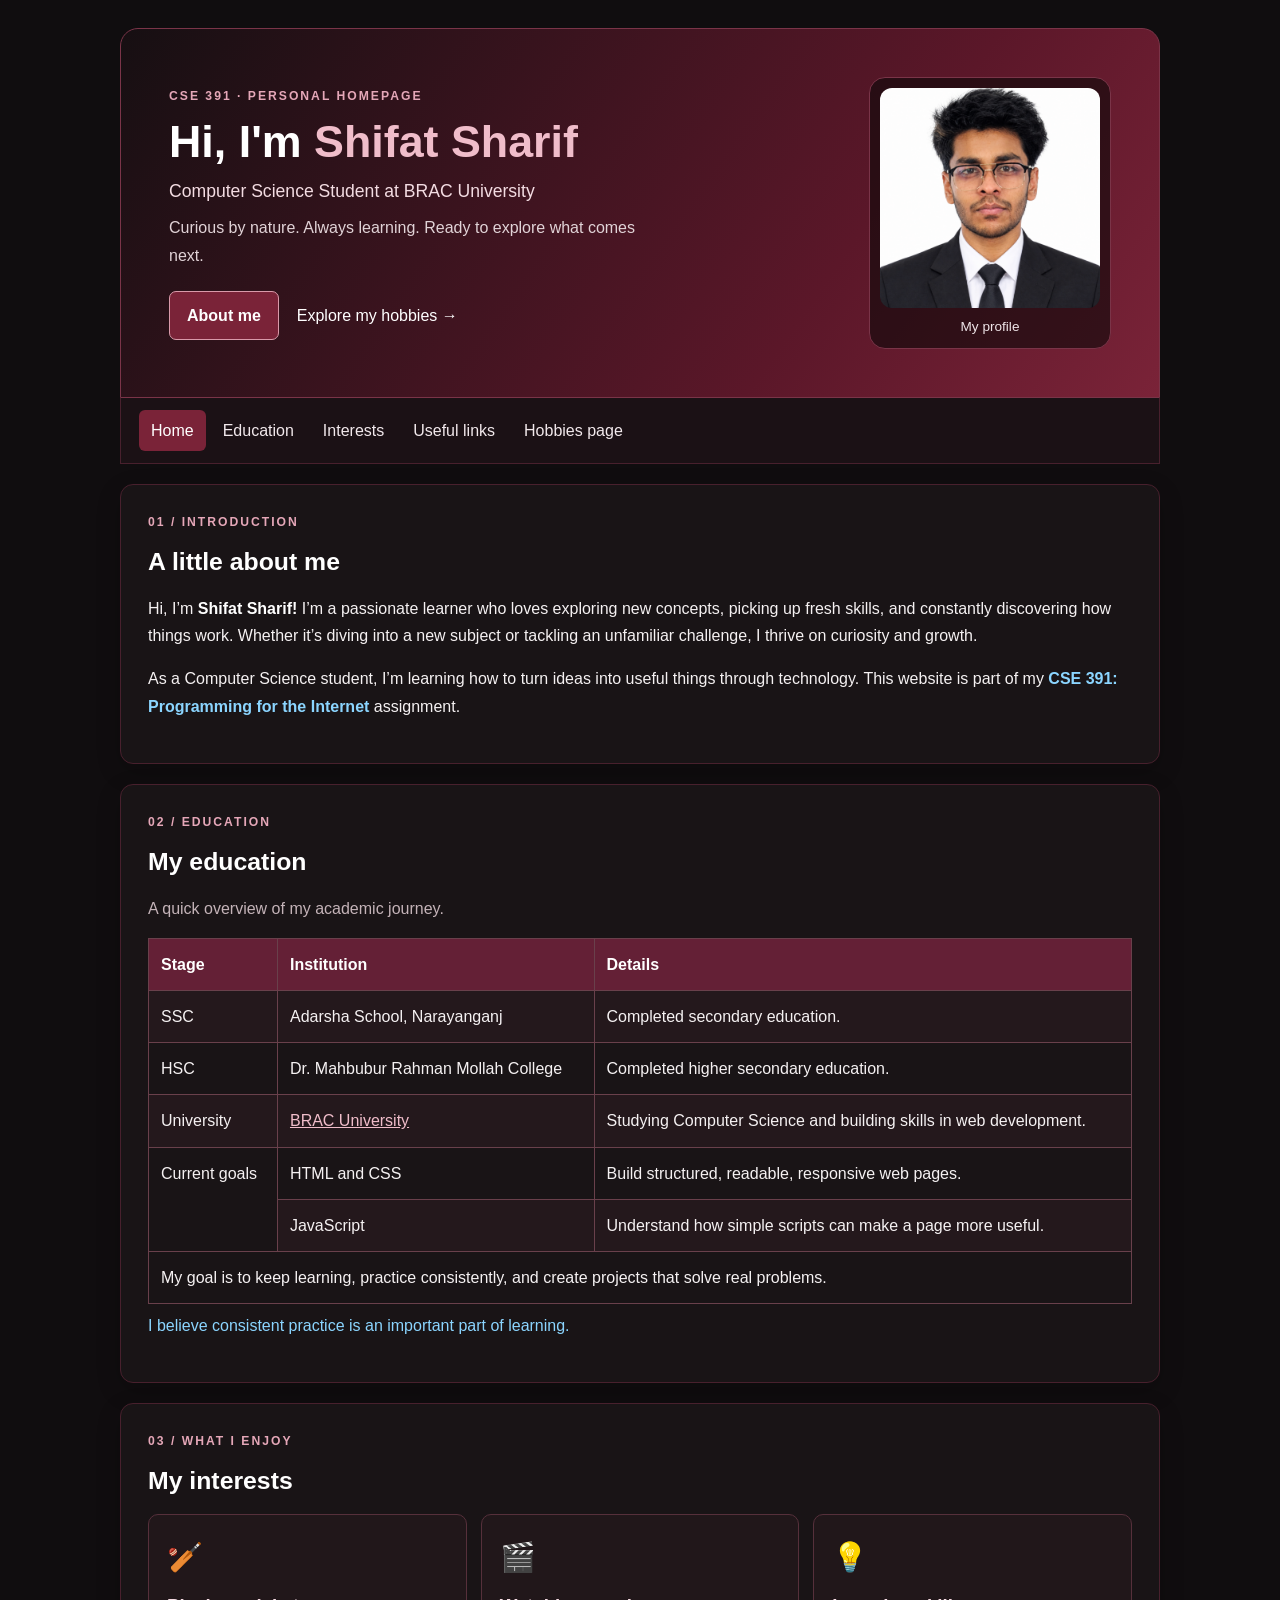
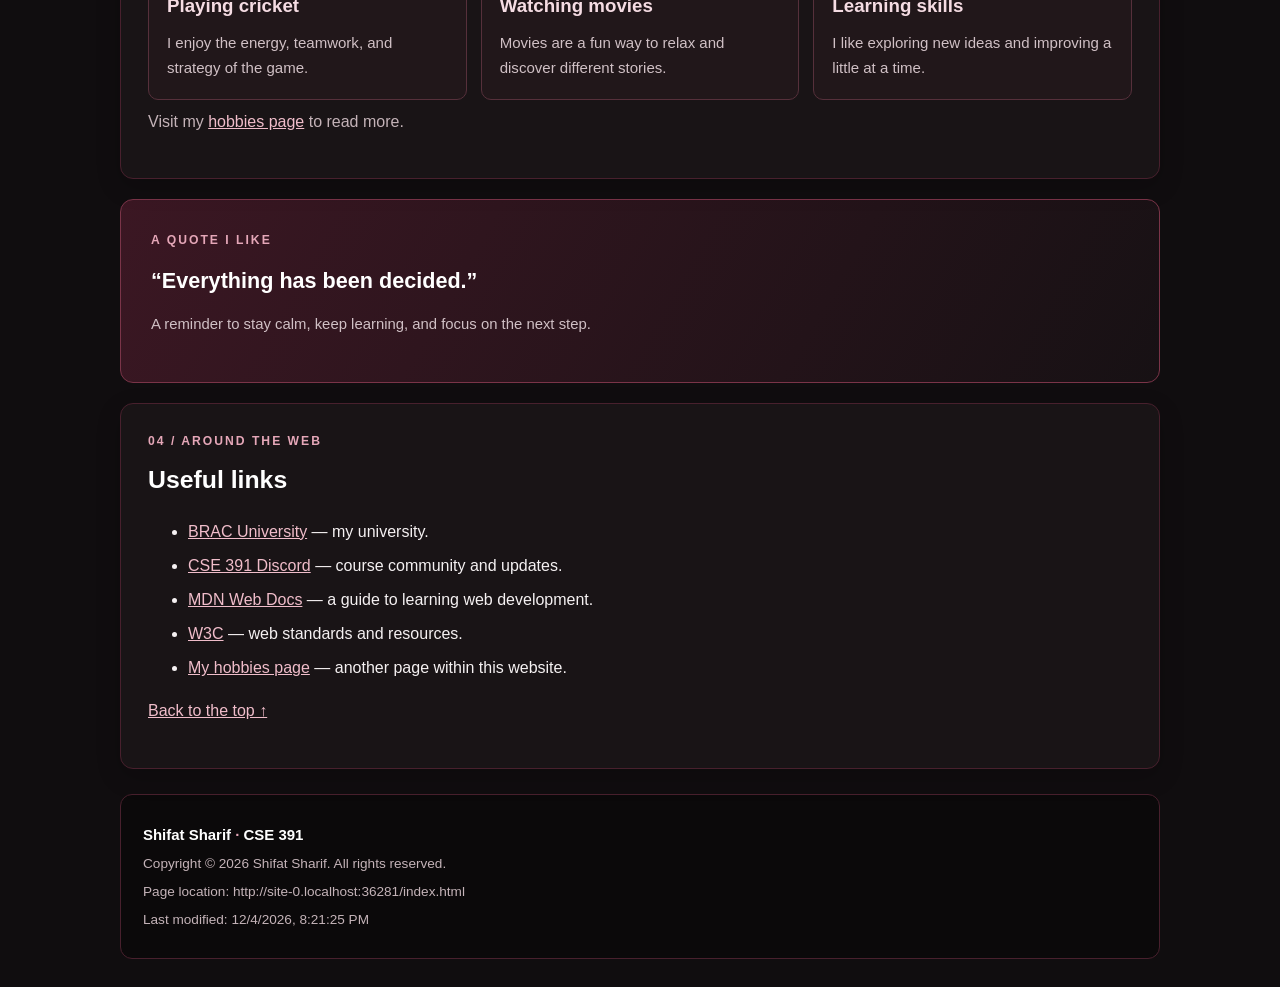
<file: index.html>
<?xml version="1.0" encoding="UTF-8"?>
<!DOCTYPE html PUBLIC "-//W3C//DTD XHTML 1.0 Strict//EN" "http://www.w3.org/TR/xhtml1/DTD/xhtml1-strict.dtd">
<html xmlns="http://www.w3.org/1999/xhtml" lang="en" xml:lang="en">
<head>
<meta http-equiv="Content-Type" content="text/html; charset=UTF-8" />
<meta name="viewport" content="width=device-width, initial-scale=1.0" />
<title>Shifat Sharif | Personal Homepage</title>
<link rel="stylesheet" type="text/css" href="style.css" />
<style type="text/css">.intro-highlight { color: #8bd5ff; font-weight: bold; }</style>
<script type="text/javascript" src="script.js"></script>
</head>
<body>
<div id="top" class="page">
<div class="hero">
<div class="hero-copy">
<p class="eyebrow">CSE 391 · PERSONAL HOMEPAGE</p>
<h1>Hi, I'm <span class="name-accent">Shifat Sharif</span></h1>
<p class="hero-subtitle">Computer Science Student at BRAC University</p>
<p class="hero-intro">Curious by nature. Always learning. Ready to explore what comes next.</p>
<div class="hero-links"><a class="button-link" href="#about">About me</a><a class="text-link" href="hobbies.html">Explore my hobbies &#8594;</a></div>
</div>
<div class="profile-frame"><img src="images/shifat-profile.png" alt="Portrait of Shifat Sharif" width="220" height="220" /><p>My profile</p></div>
</div>
<div class="navigation"><a href="index.html" class="active">Home</a><a href="#education">Education</a><a href="#interests">Interests</a><a href="#links">Useful links</a><a href="hobbies.html">Hobbies page</a></div>
<div id="about" class="panel">
<p class="section-label">01 / INTRODUCTION</p><h2>A little about me</h2>
<p>Hi, I’m <strong>Shifat Sharif!</strong> I’m a passionate learner who loves exploring new concepts, picking up fresh skills, and constantly discovering how things work. Whether it’s diving into a new subject or tackling an unfamiliar challenge, I thrive on curiosity and growth.</p>
<p>As a Computer Science student, I’m learning how to turn ideas into useful things through technology. This website is part of my <span class="intro-highlight">CSE 391: Programming for the Internet</span> assignment.</p>
</div>
<div id="education" class="panel">
<p class="section-label">02 / EDUCATION</p><h2>My education</h2><p class="muted">A quick overview of my academic journey.</p>
<div class="table-wrap"><table summary="A summary of Shifat Sharif's education and current learning goals">
<tr><th scope="col">Stage</th><th scope="col">Institution</th><th scope="col">Details</th></tr>
<tr><td>SSC</td><td>Adarsha School, Narayanganj</td><td>Completed secondary education.</td></tr>
<tr><td>HSC</td><td>Dr. Mahbubur Rahman Mollah College</td><td>Completed higher secondary education.</td></tr>
<tr><td>University</td><td><a href="https://www.bracu.ac.bd/">BRAC University</a></td><td>Studying Computer Science and building skills in web development.</td></tr>
<tr><td rowspan="2">Current goals</td><td>HTML and CSS</td><td>Build structured, readable, responsive web pages.</td></tr>
<tr><td>JavaScript</td><td>Understand how simple scripts can make a page more useful.</td></tr>
<tr><td colspan="3">My goal is to keep learning, practice consistently, and create projects that solve real problems.</td></tr>
</table></div>
<p style="color: #8bd5ff;">I believe consistent practice is an important part of learning.</p>
</div>
<div id="interests" class="panel">
<p class="section-label">03 / WHAT I ENJOY</p><h2>My interests</h2>
<div class="interest-grid">
<div class="interest-card"><div class="interest-icon">🏏</div><h3>Playing cricket</h3><p>I enjoy the energy, teamwork, and strategy of the game.</p></div>
<div class="interest-card"><div class="interest-icon">🎬</div><h3>Watching movies</h3><p>Movies are a fun way to relax and discover different stories.</p></div>
<div class="interest-card"><div class="interest-icon">💡</div><h3>Learning skills</h3><p>I like exploring new ideas and improving a little at a time.</p></div>
</div><p class="small-note">Visit my <a href="hobbies.html">hobbies page</a> to read more.</p>
</div>
<div class="quote-panel"><p class="section-label">A QUOTE I LIKE</p><blockquote style="font-size: 1.35em;">“Everything has been decided.”</blockquote><p class="quote-note">A reminder to stay calm, keep learning, and focus on the next step.</p></div>
<div id="links" class="panel">
<p class="section-label">04 / AROUND THE WEB</p><h2>Useful links</h2>
<ul class="link-list">
<li><a href="https://www.bracu.ac.bd/">BRAC University</a> — my university.</li>
<li><a href="https://discord.com/invite/DrbyuXnzH">CSE 391 Discord</a> — course community and updates.</li>
<li><a href="https://developer.mozilla.org/en-US/docs/Learn">MDN Web Docs</a> — a guide to learning web development.</li>
<li><a href="https://www.w3.org/">W3C</a> — web standards and resources.</li>
<li><a href="hobbies.html">My hobbies page</a> — another page within this website.</li>
</ul><p><a href="#top">Back to the top &#8593;</a></p>
</div>
<div class="footer"><p class="footer-name">Shifat Sharif <span>·</span> CSE 391</p><p>Copyright &#169; 2026 Shifat Sharif. All rights reserved.</p><p id="page-location"></p><p id="last-modified"></p></div>
</div></body></html>
</file>
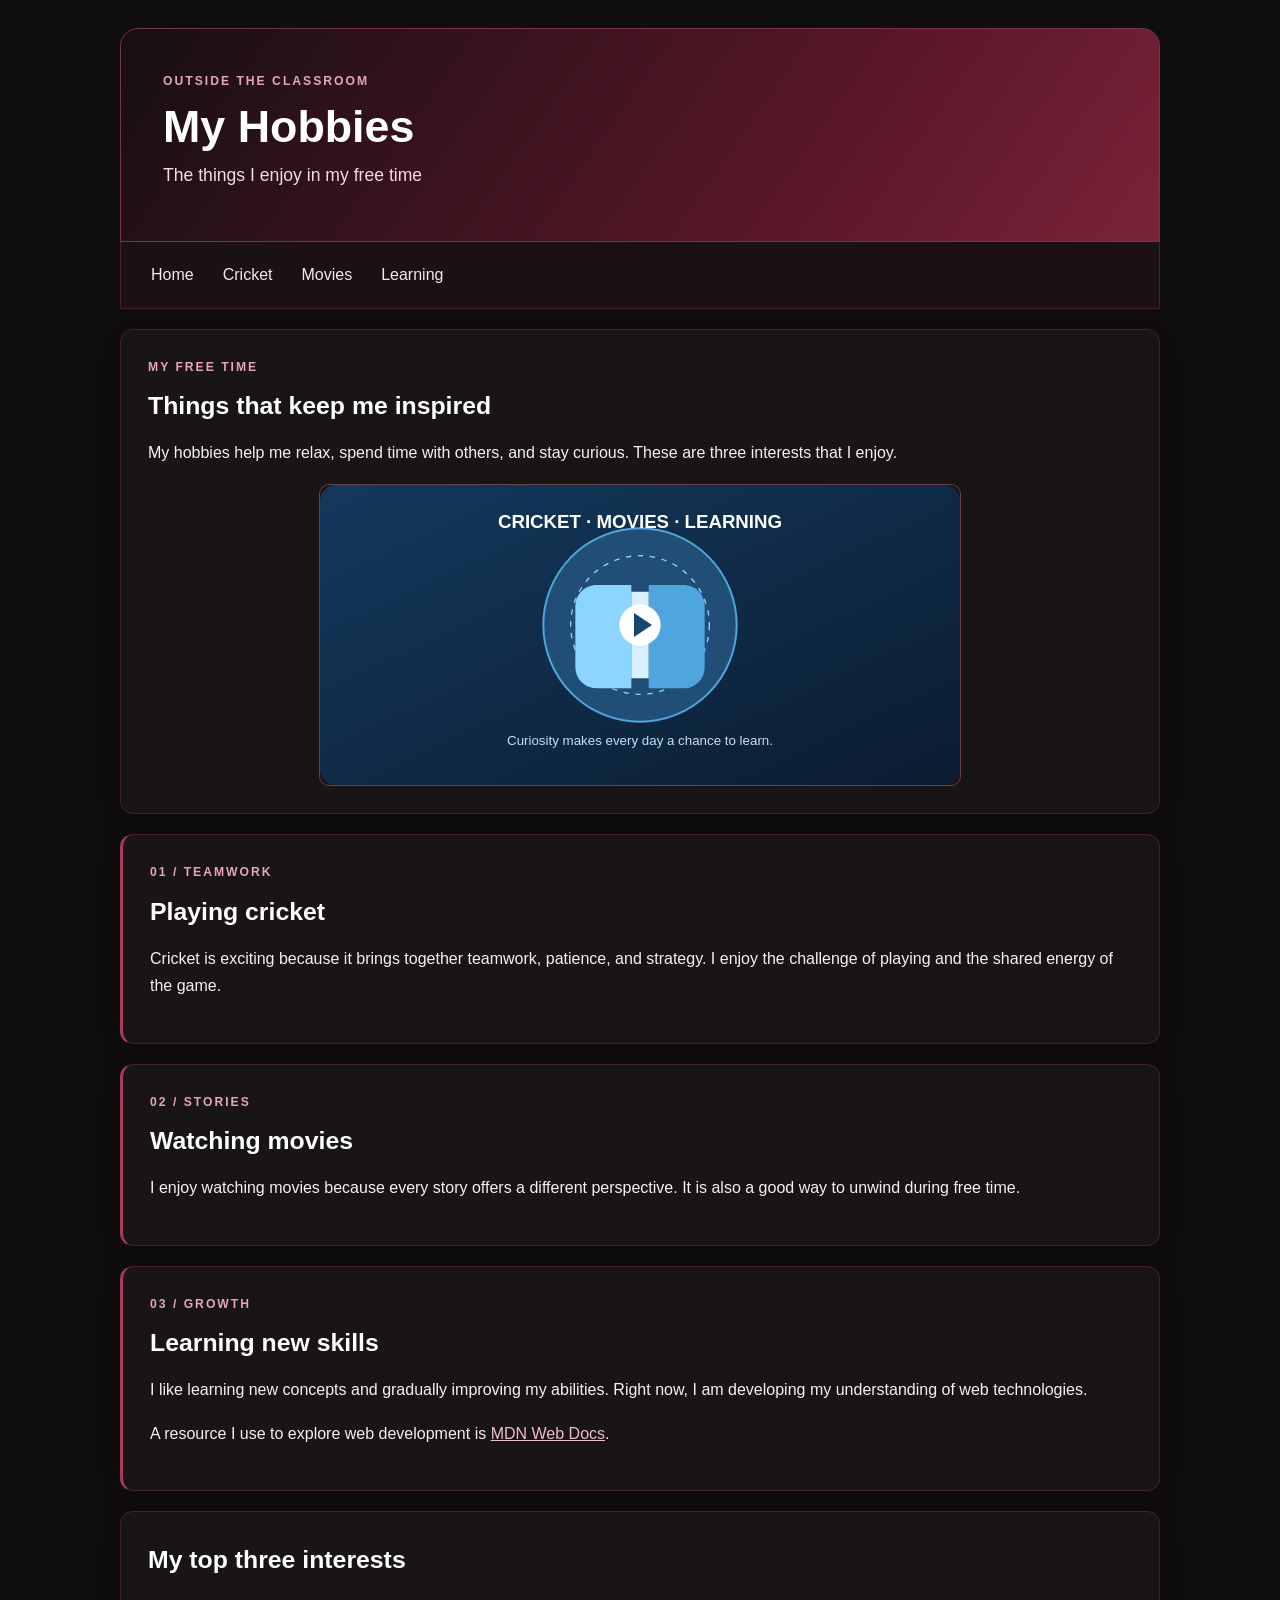
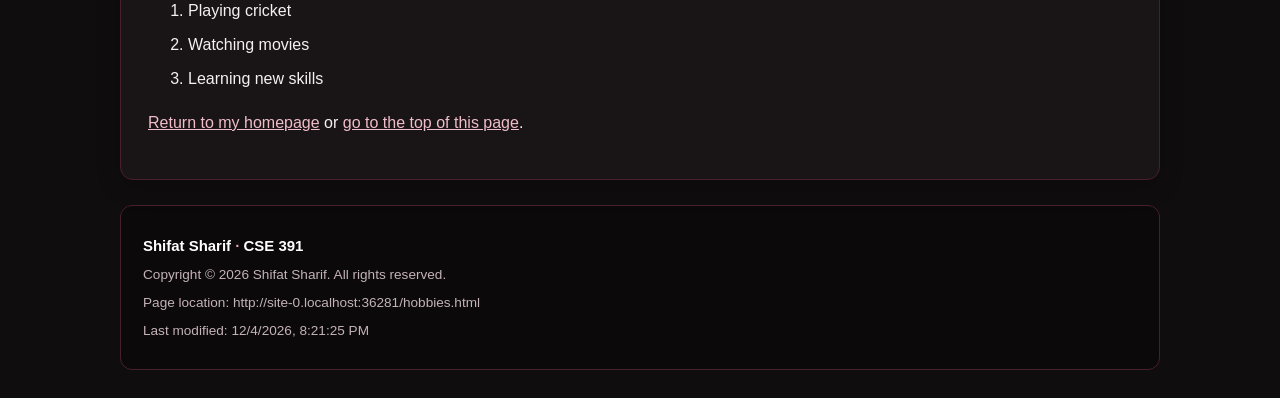
<file: hobbies.html>
<?xml version="1.0" encoding="UTF-8"?>
<!DOCTYPE html PUBLIC "-//W3C//DTD XHTML 1.0 Strict//EN" "http://www.w3.org/TR/xhtml1/DTD/xhtml1-strict.dtd">
<html xmlns="http://www.w3.org/1999/xhtml" lang="en" xml:lang="en">
<head><meta http-equiv="Content-Type" content="text/html; charset=UTF-8" /><meta name="viewport" content="width=device-width, initial-scale=1.0" /><title>My Hobbies | Shifat Sharif</title><link rel="stylesheet" type="text/css" href="style.css" /><script type="text/javascript" src="script.js"></script></head>
<body><div id="top" class="page">
<div class="subpage-hero"><p class="eyebrow">OUTSIDE THE CLASSROOM</p><h1>My Hobbies</h1><p class="hero-subtitle">The things I enjoy in my free time</p></div>
<div class="navigation"><a href="index.html">Home</a><a href="#cricket">Cricket</a><a href="#movies">Movies</a><a href="#learning">Learning</a></div>
<div class="panel"><p class="section-label">MY FREE TIME</p><h2>Things that keep me inspired</h2><p>My hobbies help me relax, spend time with others, and stay curious. These are three interests that I enjoy.</p><img class="hobby-image" src="images/hobby.svg" alt="Local illustration about cricket, movies, and learning" width="640" height="300" /></div>
<div id="cricket" class="panel hobby-detail"><p class="section-label">01 / TEAMWORK</p><h2>Playing cricket</h2><p>Cricket is exciting because it brings together teamwork, patience, and strategy. I enjoy the challenge of playing and the shared energy of the game.</p></div>
<div id="movies" class="panel hobby-detail"><p class="section-label">02 / STORIES</p><h2>Watching movies</h2><p>I enjoy watching movies because every story offers a different perspective. It is also a good way to unwind during free time.</p></div>
<div id="learning" class="panel hobby-detail"><p class="section-label">03 / GROWTH</p><h2>Learning new skills</h2><p>I like learning new concepts and gradually improving my abilities. Right now, I am developing my understanding of web technologies.</p><p>A resource I use to explore web development is <a href="https://developer.mozilla.org/en-US/docs/Learn">MDN Web Docs</a>.</p></div>
<div class="panel"><h2>My top three interests</h2><ol><li>Playing cricket</li><li>Watching movies</li><li>Learning new skills</li></ol><p><a href="index.html">Return to my homepage</a> or <a href="#top">go to the top of this page</a>.</p></div>
<div class="footer"><p class="footer-name">Shifat Sharif <span>·</span> CSE 391</p><p>Copyright &#169; 2026 Shifat Sharif. All rights reserved.</p><p id="page-location"></p><p id="last-modified"></p></div>
</div></body></html>
</file>
<file: style.css>
/* Burgundy, black, and white theme. The original photos are not edited. */
body {
  margin: 0;
  background: #100d0f;
  color: #f5f1f2;
  font-family: Arial, Helvetica, sans-serif;
  font-size: 16px;
  line-height: 1.7;
}
.page { width: 90%; max-width: 1040px; margin: 28px auto; }
.hero, .subpage-hero {
  display: flex; align-items: center; justify-content: space-between; gap: 30px;
  padding: 48px; background: linear-gradient(125deg, #160f12, #5b1729 68%, #7a2338);
  border: 1px solid #7a3448; border-radius: 18px 18px 0 0;
}
.hero-copy { max-width: 650px; }
.eyebrow, .section-label {
  margin: 0 0 8px; color: #e5a7b8; font-size: .76em; font-weight: bold; letter-spacing: 2px;
}
h1 { margin: 5px 0 8px; color: #fff; font-size: 2.8em; line-height: 1.2; }
.name-accent { color: #f0bdca; }
.hero-subtitle { margin: 8px 0; color: #f3dce2; font-size: 1.1em; }
.hero-intro { max-width: 500px; color: #e1d3d7; }
.hero-links { display: flex; align-items: center; flex-wrap: wrap; gap: 18px; margin-top: 22px; }
.button-link {
  display: inline-block; padding: 10px 17px; color: #fff; background: #7a2338;
  border: 1px solid #d99aaa; border-radius: 7px; font-weight: bold; text-decoration: none;
  transition: transform .2s ease, background .2s ease;
}
.button-link:hover, .button-link:focus { background: #a63b56; transform: translateY(-2px); }
.text-link { color: #fff; text-decoration: none; }
.text-link:hover, .text-link:focus { color: #f0bdca; }
.profile-frame {
  flex: 0 0 220px; padding: 10px; text-align: center; color: #eee4e7;
  background: rgba(10, 7, 8, .6); border: 1px solid #7a3448; border-radius: 16px;
}
.profile-frame img {
  display: block; width: 220px; height: 220px; max-width: 100%;
  border-radius: 12px; object-fit: cover;
}
.profile-frame p { margin: 7px 0 0; font-size: .85em; }
.subpage-hero { display: block; padding: 42px; }
.navigation {
  display: flex; flex-wrap: wrap; gap: 5px; padding: 12px 18px;
  background: #1b1115; border: 1px solid #48202d; border-top: 0;
}
.navigation a {
  padding: 7px 12px; color: #f2e9ec; text-decoration: none; border-radius: 6px;
  transition: background .2s ease, color .2s ease;
}
.navigation a:hover, .navigation a:focus, .navigation a.active { color: #fff; background: #7a2338; }
.panel {
  margin: 20px 0; padding: 27px; background: #191416; border: 1px solid #48202d;
  border-radius: 13px; box-shadow: 0 8px 24px rgba(0,0,0,.2); animation: appear .5s ease both;
}
h2 { margin: 0 0 12px; color: #fff; font-size: 1.55em; }
h3 { margin: 8px 0; color: #f5dce3; }
p { margin-top: 8px; }
strong { color: #fff; }
.muted, .small-note { color: #c4b3b8; }
.table-wrap { width: 100%; overflow-x: auto; }
table { width: 100%; border-collapse: collapse; border: 1px solid #69404b; }
th, td { padding: 12px; border: 1px solid #69404b; text-align: left; vertical-align: top; }
th { color: #fff; background: #642036; }
tr:nth-child(even) { background: #24181c; }
tr:hover { background: #3a2029; }
.interest-grid { display: flex; flex-wrap: wrap; gap: 14px; }
.interest-card {
  flex: 1 1 180px; padding: 18px; background: #21171a; border: 1px solid #56303b;
  border-radius: 10px; transition: transform .2s ease, border-color .2s ease;
}
.interest-card:hover { transform: translateY(-4px); border-color: #d99aaa; }
.interest-icon { font-size: 1.8em; }
.interest-card p { margin-bottom: 0; color: #d0c0c5; font-size: .94em; }
.quote-panel {
  margin: 20px 0; padding: 30px; background: linear-gradient(120deg, #3b1723, #171114);
  border: 1px solid #7a3448; border-radius: 13px;
}
blockquote { margin: 12px 0; color: #fff; font-weight: bold; }
.quote-note { color: #d0c0c5; font-size: .93em; }
.link-list li, ol li { margin: 7px 0; }
.hobby-image {
  display: block; width: 100%; max-width: 640px; height: auto; margin: 18px auto 0;
  border: 1px solid #69404b; border-radius: 10px;
}
.hobby-detail { border-left: 3px solid #a63b56; }
a { color: #f0bdca; }
a:hover, a:focus { color: #fff; }
.footer {
  margin-top: 25px; padding: 22px; color: #c4b3b8; background: #0b090a;
  border: 1px solid #48202d; border-radius: 12px; overflow-wrap: anywhere; font-size: .85em;
}
.footer p { margin: 5px 0; }
.footer-name { color: #fff; font-weight: bold; font-size: 1.1em; }
.footer-name span { color: #e5a7b8; }
@keyframes appear { from { opacity: 0; transform: translateY(7px); } to { opacity: 1; transform: translateY(0); } }
@media (max-width: 720px) {
  .page { width: 94%; margin: 12px auto; }
  .hero { display: block; padding: 27px 22px; }
  .subpage-hero { padding: 28px 22px; }
  h1 { font-size: 2.1em; }
  .profile-frame { width: 220px; max-width: calc(100% - 20px); margin-top: 25px; }
  .panel { padding: 19px; }
}
@media (prefers-reduced-motion: reduce) {
  .panel { animation: none; }
  .button-link, .navigation a, .interest-card { transition: none; }
}
.cricket-photo {
  display: block; width: 100%; max-width: 620px; max-height: 520px; object-fit: cover;
  object-position: center 55%; margin: 18px auto 8px; border: 1px solid #69404b; border-radius: 12px;
}
</file>
